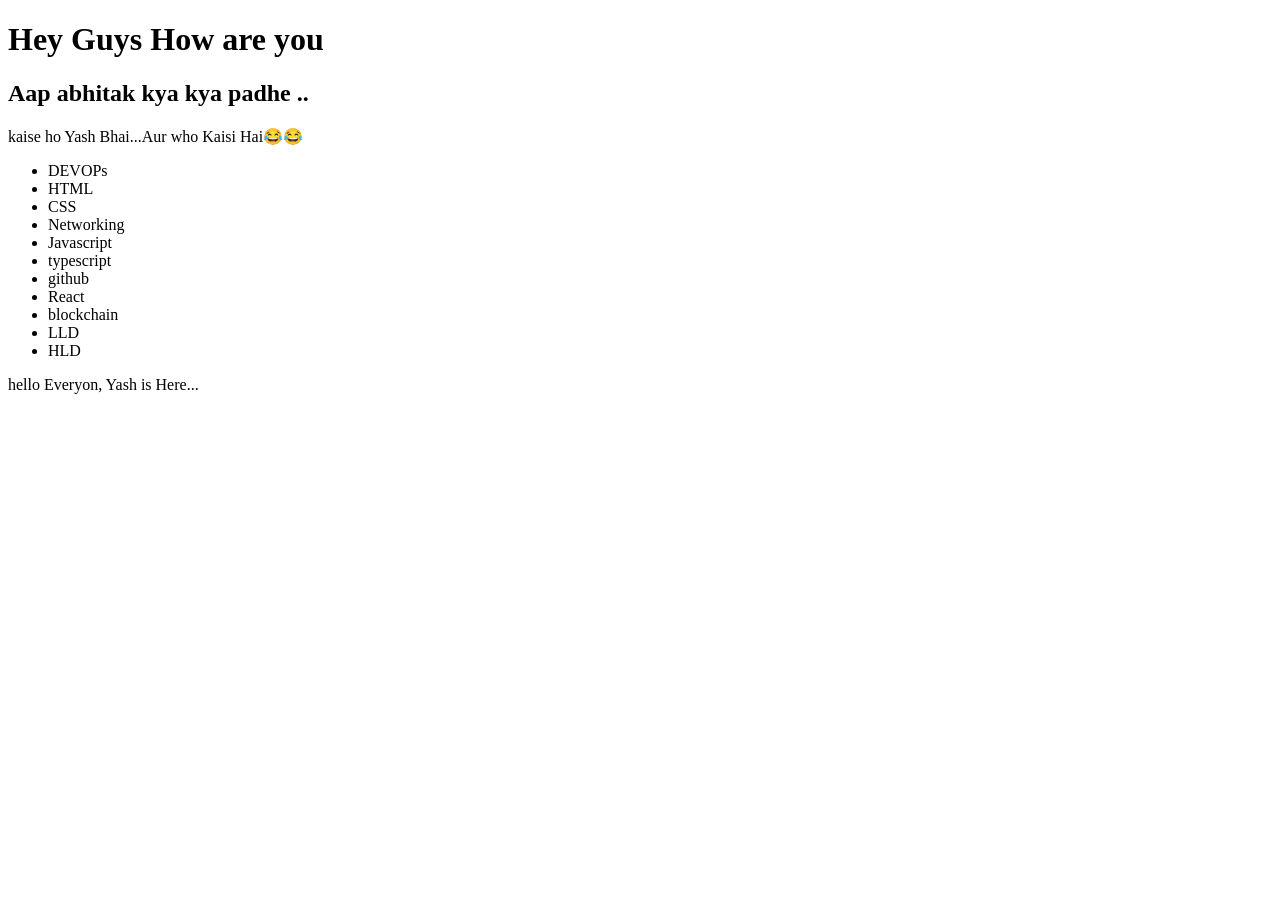
<file: index.html>
<!DOCTYPE html>
<html lang="en">
<head>
    <meta charset="UTF-8">
    <meta name="viewport" content="width=device-width, initial-scale=1.0">
    <title>Document</title>
    
</head>
<body>
    
   <div class="first" id="container">
         <h1 id="first_head" class="header_1">Hey Guys How are you</h1>
         <h2 id="second_head" class="header_1">Aap abhitak kya kya padhe ..</h2>

         <ul id="list1">
            <li>HTML</li>
            <li>CSS</li>
            <li>Networking</li>
            <li>Javascript</li>
         </ul>
   </div>


    <script src="./DOM.js"></script>

</body>
</html>
</file>
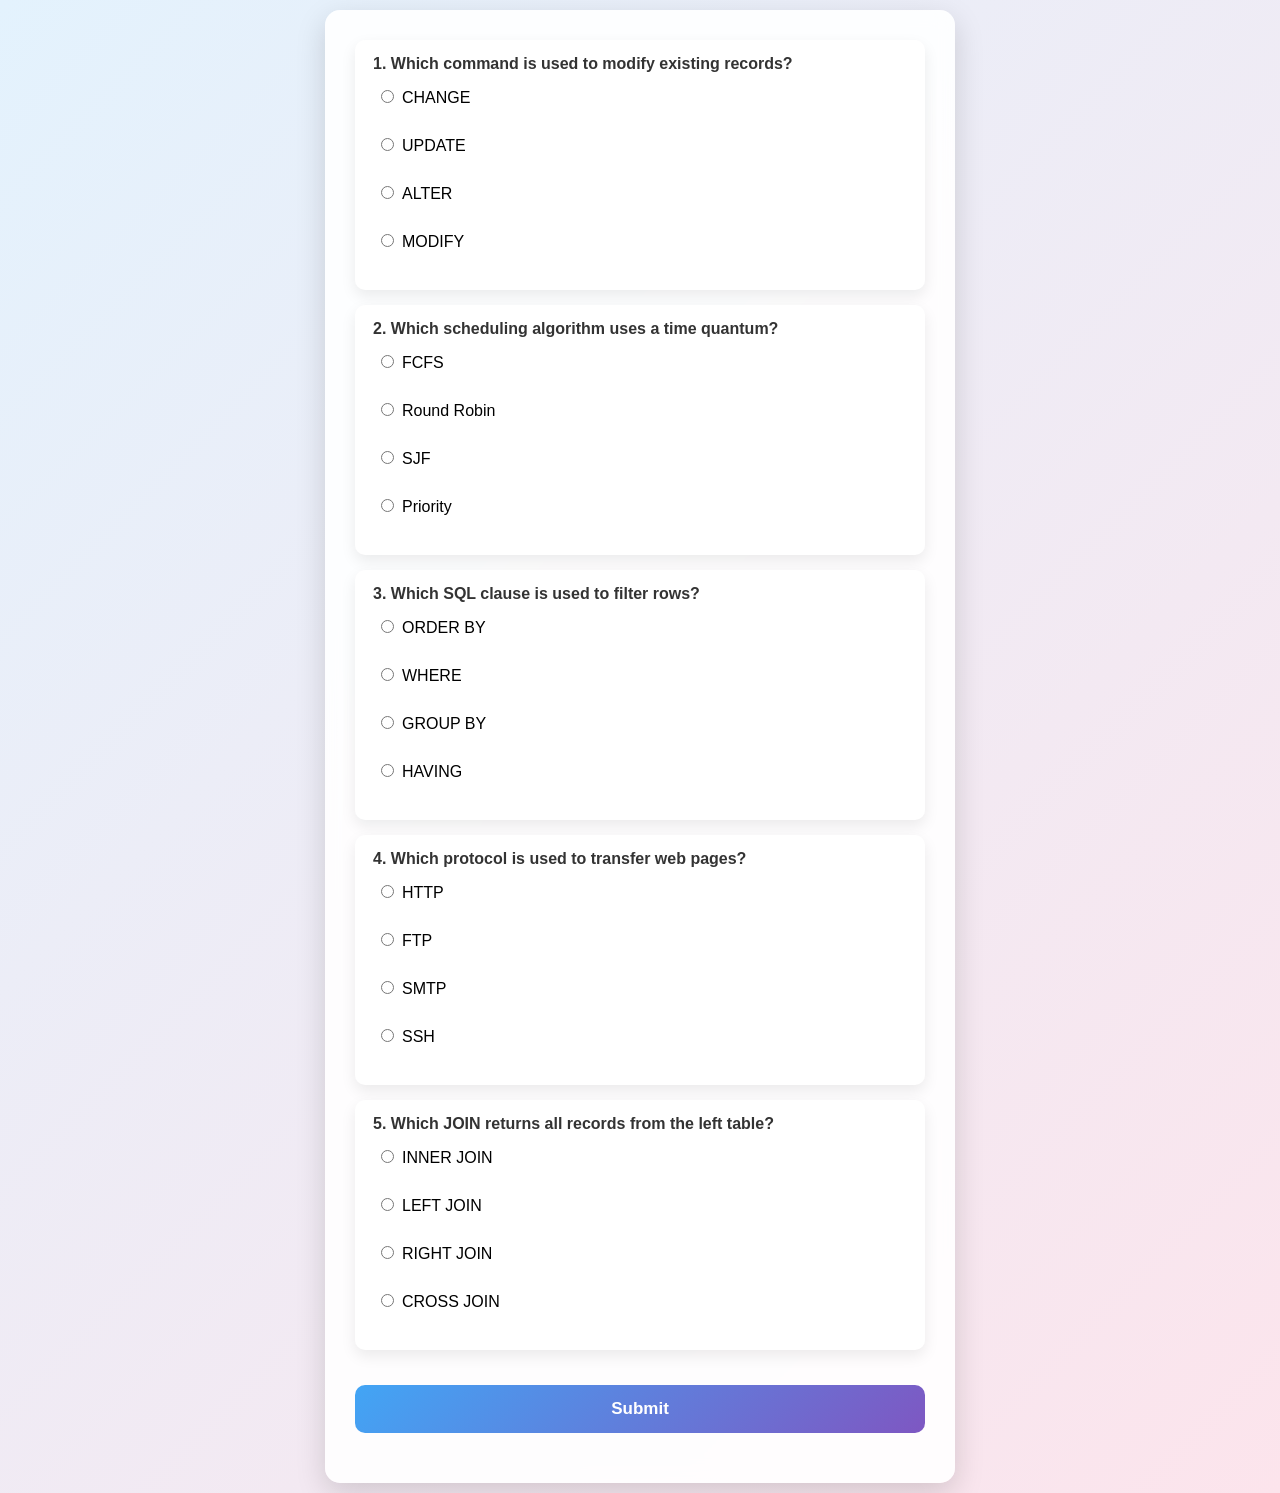
<file: cretaing_form_js/index.html>
<!DOCTYPE html>
<html lang="en">
<head>
    <meta charset="UTF-8">
    <meta name="viewport" content="width=device-width, initial-scale=1.0">
    <title>Document</title>
    <link rel="stylesheet" href="./style.css">
</head>
<body>
    <div class="container">
        <form action="" class="form">
            
        </form>
    </div>

    <script src="./form.js" ></script>
</body>
</html>
</file>
<file: cretaing_form_js/style.css>
/* Reset */
* {
    margin: 0;
    padding: 0;
    box-sizing: border-box;
    font-family: 'Segoe UI', sans-serif;
}

/* Background */
body {
    min-height: 100vh;
    background: linear-gradient(135deg, #e3f2fd, #fce4ec);
    display: flex;
    justify-content: center;
    align-items: center;
}

/* Container */
.container {
    width: 100%;
    max-width: 650px;
    padding: 10px;
}

/* Form Card */
.form {
    background: rgba(255, 255, 255, 0.9);
    backdrop-filter: blur(10px);
    padding: 30px;
    border-radius: 15px;
    box-shadow: 0 10px 30px rgba(0,0,0,0.15);
    transition: 0.3s;
}

/* Question Card */
.question {
    background: white;
    padding: 15px 18px;
    margin-bottom: 15px;
    border-radius: 10px;
    box-shadow: 0 6px 15px rgba(0,0,0,0.08);
    transition: 0.2s;
}

/* Hover effect */
.question:hover {
    transform: translateY(-3px);
    box-shadow: 0 10px 20px rgba(0,0,0,0.12);
}

/* Question text */
.question p {
    font-weight: 600;
    margin-bottom: 10px;
    color: #333;
}

/* Options */
label {
    display: block;
    padding: 6px 8px;
    border-radius: 6px;
    cursor: pointer;
    transition: 0.2s;
}

/* Hover on options */
label:hover {
    background: #f1f8ff;
}

/* Radio */
input[type="radio"] {
    margin-right: 8px;
}

/* Submit Button */
.submit_button {
    width: 100%;
    padding: 14px;
    margin-top: 20px;
    background: linear-gradient(135deg, #42a5f5, #7e57c2);
    color: white;
    border: none;
    border-radius: 10px;
    font-size: 17px;
    font-weight: 600;
    cursor: pointer;
    transition: 0.3s;
}

/* Button Hover */
.submit_button:hover {
    transform: scale(1.03);
    box-shadow: 0 8px 20px rgba(0,0,0,0.2);
}

/* Result Text */
#out {
    text-align: center;
    margin-top: 20px;
    font-size: 18px;
    font-weight: bold;
    color: #333;
}
</file>
